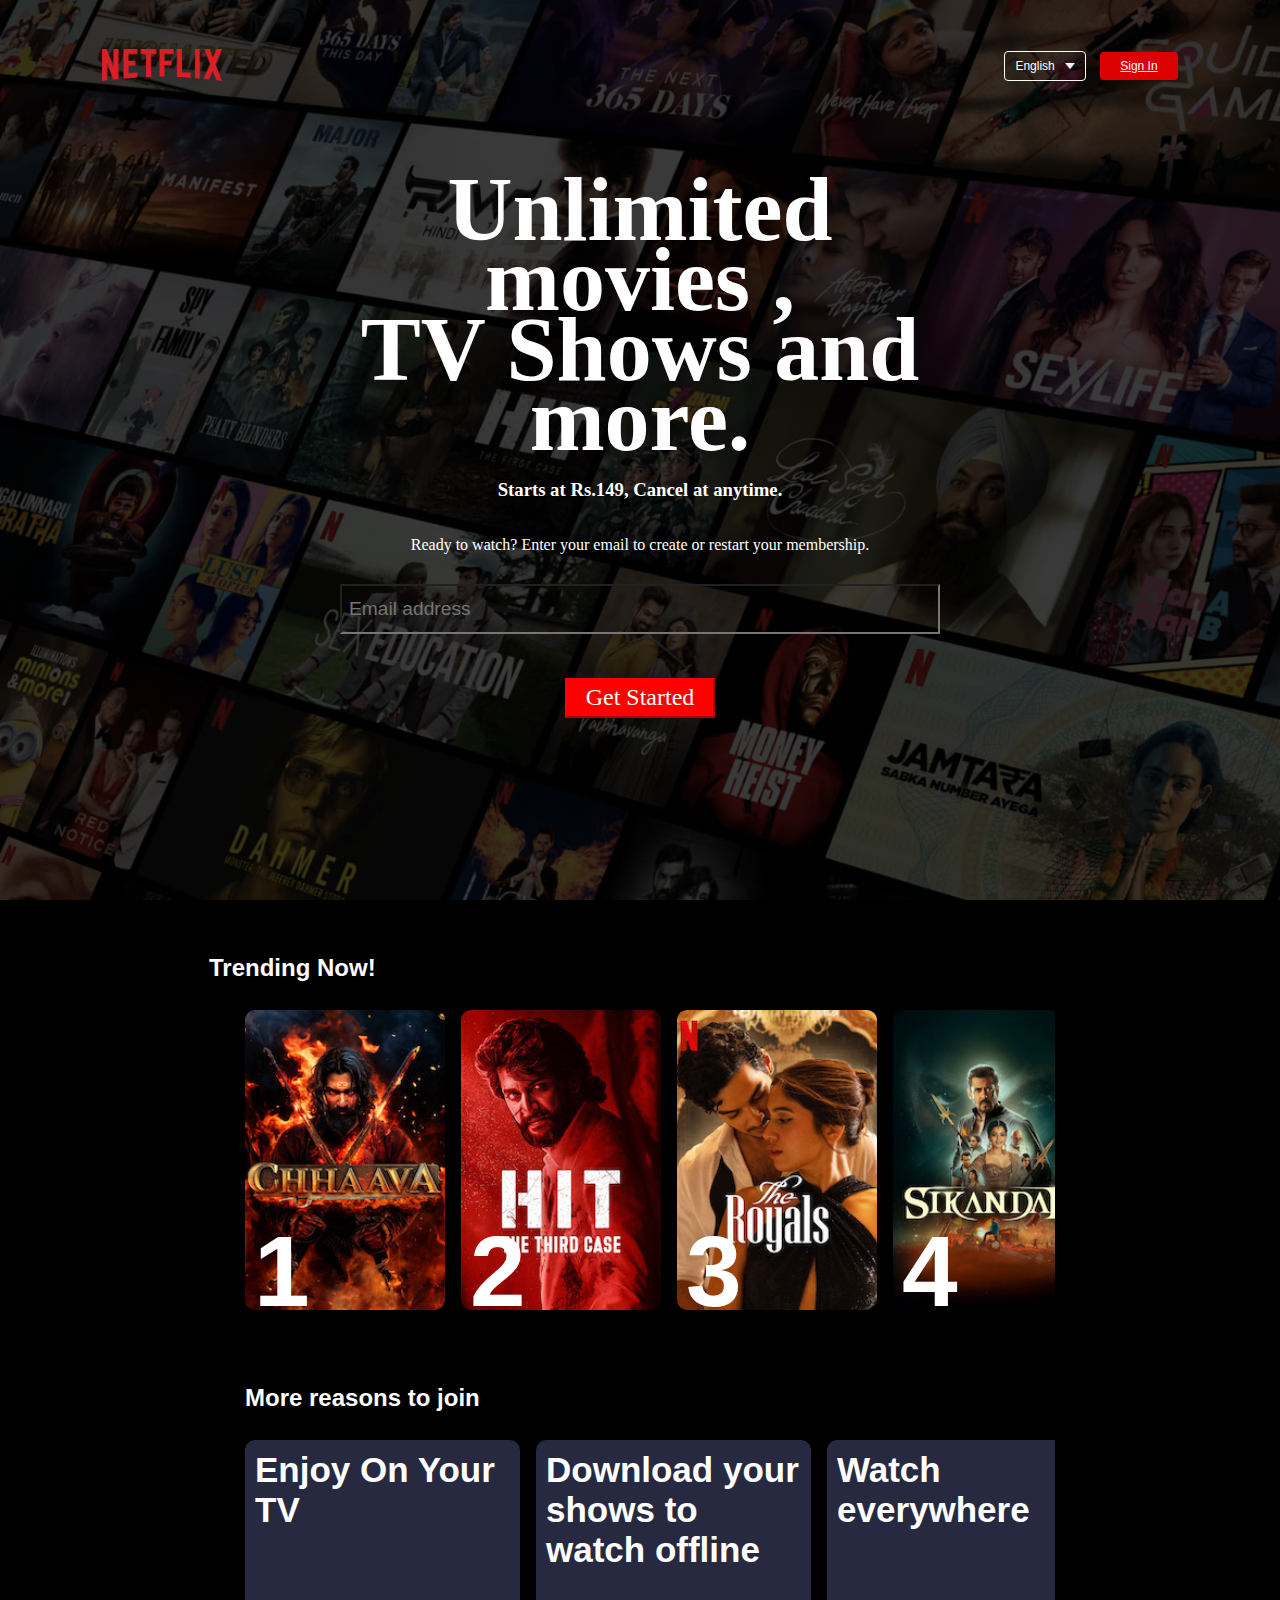
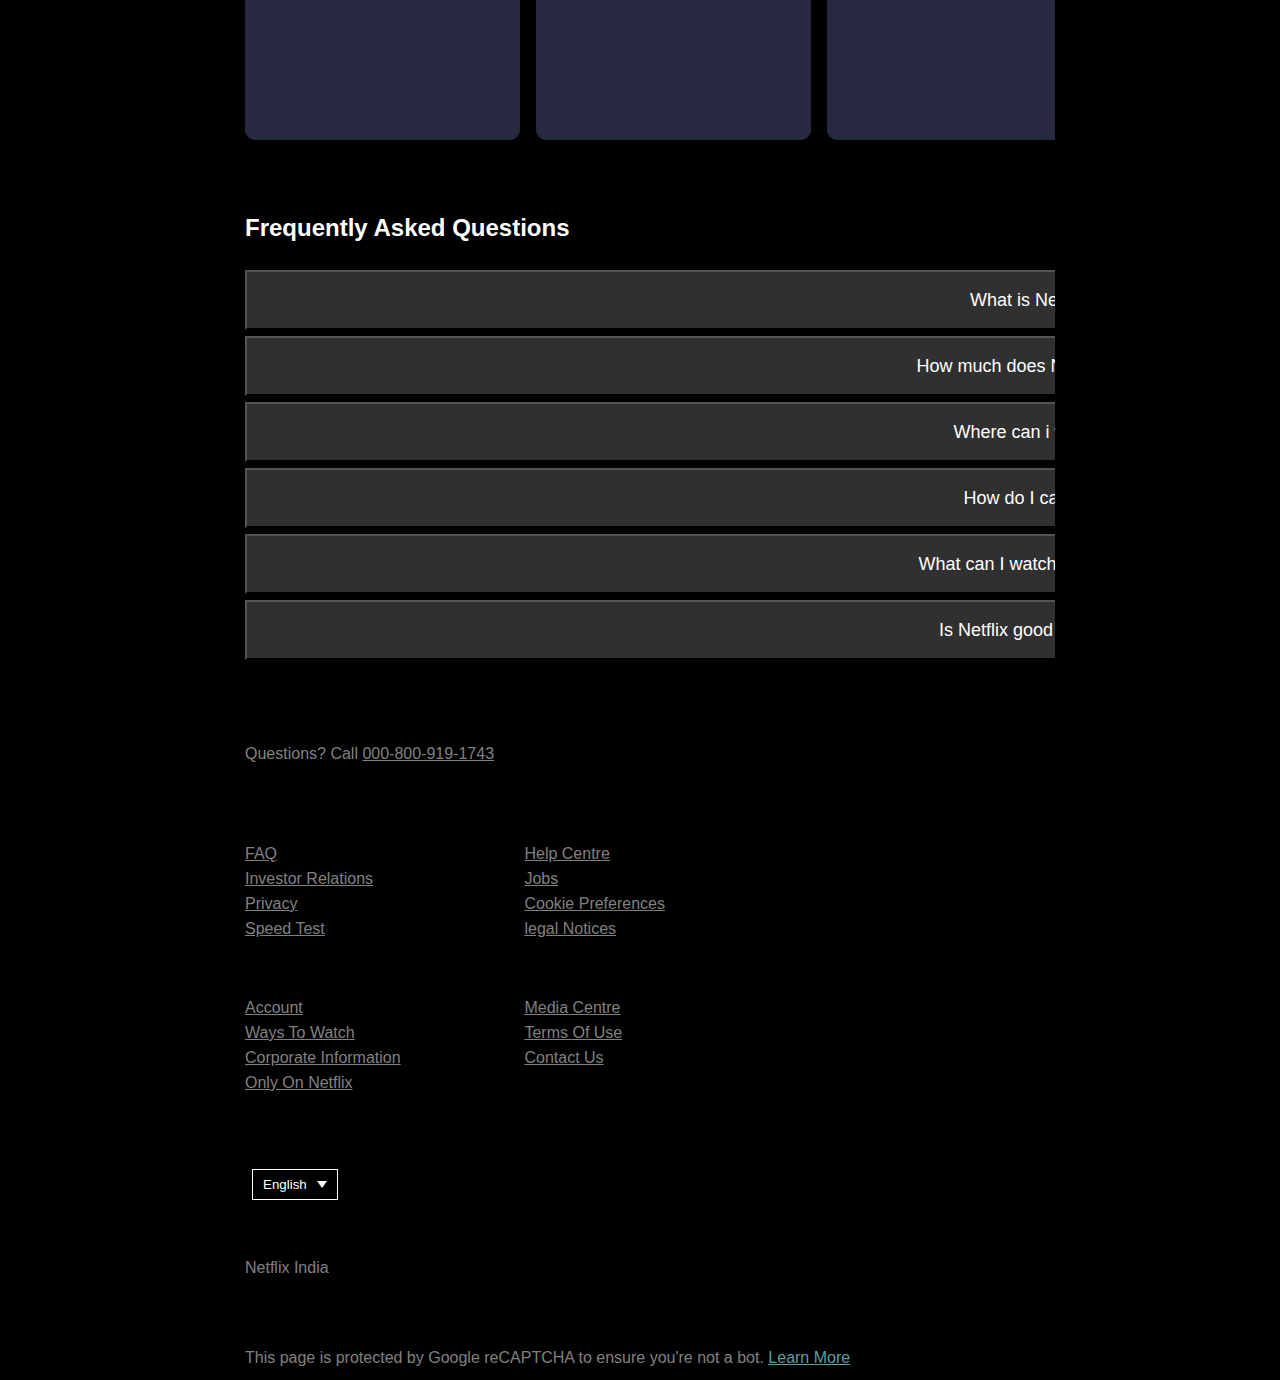
<file: index.html>
<!DOCTYPE html>
<html lang="en">
  <head>
    <meta charset="UTF-8" />
    <meta name="viewport" content="width=device-width, initial-scale=1.0" />
    <title>Netflix HomePage</title>
    <link rel="stylesheet" href="index.css" />
  </head>
  <body>
    <div class="header">
      <nav>
        <img src="logo.png" class="logo" />
        <div>
          <button class="language-btn">
            English<img src="down-icon.png" />
          </button>
          <button class = "signin"><a href = "login.html"><u style = "color:white">Sign In</u></a></button>
        </div>
      </nav>
      <div class="header-content">
        <h1>Unlimited movies ,</h1>
        <h1>TV Shows and more.</h1>
        <h3>Starts at Rs.149, Cancel at anytime.</h3>
        <p>
          Ready to watch? Enter your email to create or restart your membership.
        </p>
        <form class="email-signup">
          <div>
            <input
              id="email"
              type="email"
              placeholder="Email address"
              required
            />
          </div>
          <button type="submit">Get Started</button>
        </form>
      </div>
    </div>
    <div class = "space">
    </div>

    <h2 style="padding-left: 20px; margin-left: 21vh;line-height: 5vh;">Trending Now!</h2>
        <div class = "scroll-container">
          <div class="card"><span class="number">1</span><img src="chhava1.jpg" alt="Chhavva"></div>
    <div class="card"><span class="number">2</span><img src="hit.jpg" alt="Hit"></div>
    <div class="card"><span class="number">3</span><img src="royals.jpg" alt="The Royals"></div>
    <div class="card"><span class="number">4</span><img src="sikandar1.jpg" alt="Sikandar"></div>
    <div class="card"><span class="number">5</span><img src="diplomat.jpg" alt="The Diplomat"></div>
    <div class="card"><span class="number">6</span><img src="goodbad.jpg" alt="Good Bad"></div>
     <div class="card"><span class="number">7</span><img src="retro.jpg" alt="Retro"></div>
    <div class="card"><span class="number">8</span><img src="pushpa2.jpg" alt="Pushpa 2"></div>
    <div class="card"><span class="number">9</span><img src="Jewelthief.jpg" alt="The Jewel Thief"></div>
    <div class="card"><span class="number">10</span><img src="deva.jpg" alt="Deva"></div>
        </div>
    </div>

     <div class = "space">
    </div>
<div>
    <h2 style="padding-left: 20px; margin-left: 25vh;line-height: 5vh;">More reasons to join</h2>

    <div class="container">
      <div class = "card1"><div class = "content"><h2>Enjoy On Your TV</h2></div></div>
    <div class = "card1"><div class = "content"><h2>Download your shows to watch offline</h2></div></div>
    <div class ="card1"><div class = 'content'><h2>Watch everywhere</h2></div></div>
    <div class = "card1"><div class = "content"><h2>Create profiles for kids</h2></div></div>
    </div>
</div>


     <div class = "space">
    </div>

    <div>
    <h2 style="padding-left: 20px; margin-left: 25vh;line-height: 5vh;">Frequently Asked Questions</h2>
       <div class="container1">
      <div class = "card2"><div class = "content"><button type = "click"> What is Netflix?</button></div></div>
    <div class = "card2"><div class = "content"><button type = "click">How much does Netflix cost?</button></div></div>
    <div class ="card2"><div class = 'content'><button type = "submit">Where can i watch?</button></div></div>
    <div class = "card2"><div class = "content"><button type = "submit">How do I cancel?</button></div></div>
     <div class = "card2"><div class = "content"><button type = "submit">What can I watch on Netflix?</button></div></div>
      <div class = "card2"><div class = "content"><button type = "submit">Is Netflix good for kids?</button></div></div>
    </div>

    </div>

     <div class = "space">
    </div>

  <div>
    <p style="padding-left: 20px; margin-left: 25vh;line-height: 5vh;color:gray">Questions? Call <span style = "cursor:pointer;color:gray"><u>000-800-919-1743</u>
</span>
    </p>
  </div>
    <div class = "space">
    </div>
<div class = "container2">
  <div class = "card3"><span class = "list"> <ul>
    <li><u>FAQ</u></li>
    <li><u>Investor Relations</u></li>
    <li><u>Privacy</u></li>
    <li><u>Speed Test</u></li>
  </ul></span> </div>
   <div class = "card3"><span class = "list"> <ul>
    <li><u>Help Centre</u></li>
    <li><u>Jobs</u></li>
    <li><u>Cookie Preferences</u></li>
    <li><u>legal Notices</u></li>
  </ul></span> </div>
   <div class = "card3"><span class = "list"> <ul>
    <li><u>Account</u></li>
    <li><u>Ways To Watch</u></li>
    <li><u>Corporate Information</u></li>
    <li><u>Only On Netflix</u></li>
  </ul></span> </div>
   <div class = "card3"><span class = "list"> <ul>
    <li><u>Media Centre</u></li>
    <li><u>Terms Of Use</u></li>
    <li><u>Contact Us</u></li>
    
  </ul></span> </div>
</div>


    <div>
      <button class="language-btn1">
            English<img src="down-icon.png" />
          </button>
    </div>
    <div class = "space">
    </div>
    <div>
      <p style="padding-left: 20px; margin-left: 25vh;line-height: 5vh;color:gray"></pstyle>Netflix India</p>
    </div>
  
 <div class = "space">
    </div>
    <div>
      <p style="padding-left: 20px; margin-left: 25vh;line-height: 5vh;color:gray">This page is protected by Google reCAPTCHA to ensure you're not a bot.
        <u style = "color:cadetblue;line-height: 5vh; cursor:pointer">Learn More</u></p>
      
      
    

    
    </div>
  </body>
</html>
</file>
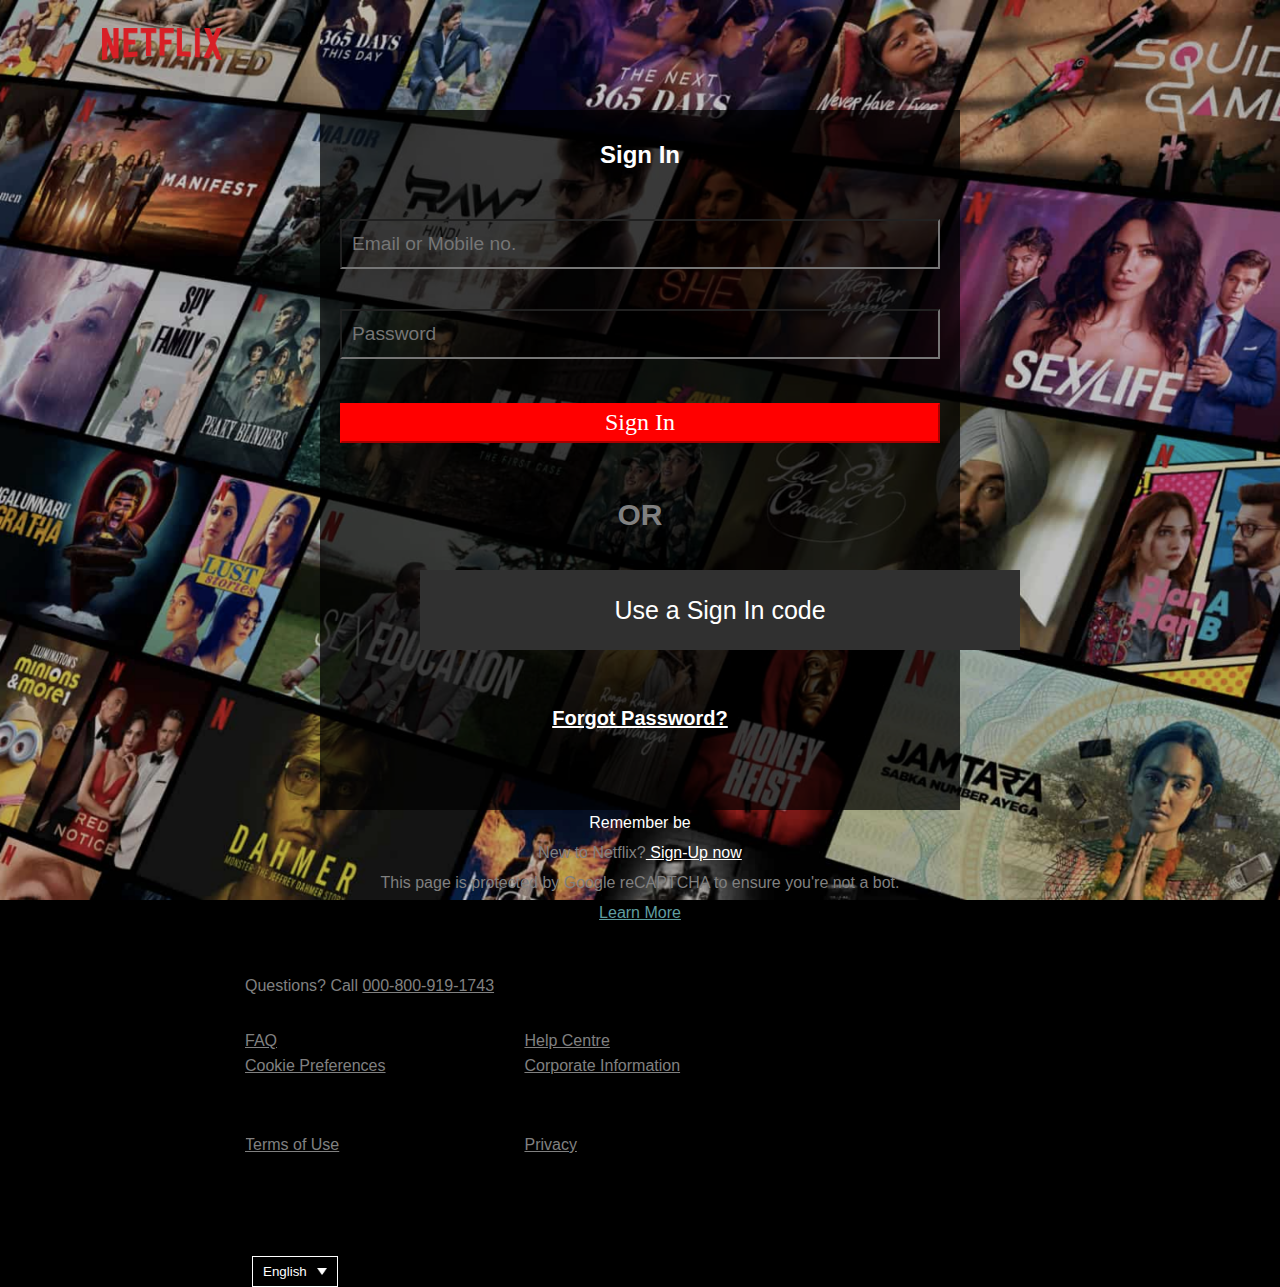
<file: login.html>
<!DOCTYPE html>
<html lang="en">
<head>
    <meta charset="UTF-8">
    <meta name="viewport" content="width=device-width, initial-scale=1.0">
    <title>Login</title>
    <link rel = "stylesheet" href = "login.css">
</head>
<body>
     <div class="header">
      <nav>
        <img src="logo.png" class="logo" >
      </nav>
 <div class="header-content">
     <h2>Sign In</h2>
      
        <form class="email-signup">
          <div>
            <input
              class="email"
              type="email"
              placeholder="Email or Mobile no."
              required
            />
            <input
            class = "email"
            type = "password"
            placeholder = "Password"
            required/>
          
        
          <button type="submit">Sign In</button></div>
        </form>

        <div>
         <h5 style = "font-size:30px;color:gray;"> OR</h5>
        </div>

        <div class = "email">
          <p>Use a Sign In code</p>
        </div>
<div class = "space">

</div>
        <div>
          <h6 style = "font-size:20px;color:white;cursor: pointer;"><u>Forgot Password?</u></h6>
        </div>
        <div class = "extra">
        <p style = "cursor:pointer">Remember be</p>
        <p style = "color: gray;">New to Netflix?<u style = "color:white;cursor: pointer"> Sign-Up now</u></p>
        <p style = "color: gray;">This page is protected by Google reCAPTCHA to ensure you're not a bot.</p>
        <p> <u style = "color:cadetblue;line-height: 5vh; cursor:pointer">Learn More</u></p>
        </div>
</div>

</div>
<div class = "space"></div>
<div>
    <p style="padding-left: 20px; margin-left: 25vh;line-height: 5vh;color:gray">Questions? Call <span style = "cursor:pointer;color:gray"><u>000-800-919-1743</u>
</span>
    </p>
  </div>
  <div class = "container2">
  <div class = "card3"><span class = "list"> <ul>
    <li><u>FAQ</u></li>
    <li><u>Cookie Preferences</u></li>
  </ul></span> </div>
   <div class = "card3"><span class = "list"> <ul>
    <li><u>Help Centre</u></li>
    <li><u>Corporate Information</u></li>

  </ul></span> </div>
   <div class = "card3"><span class = "list"> <ul>
    <li><u>Terms of Use</u></li>

  </ul></span> </div>
   <div class = "card3"><span class = "list"> <ul>
    <li><u>Privacy</u></li>

    
  </ul></span> </div>
</div>
  <div>
      <button class="language-btn1">
            English<img src="down-icon.png" />
          </button>
    </div>

</body>
</html>
</file>
<file: index.css>
*{
    margin :0;
    padding : 0;
    font-family : 'Poppins',sans-serif;
    box-sizing : border-box;
}
body{
    background: black;
    color:white;

}
.header{
    width : 100%;
    height : 100vh;
    background-image : linear-gradient(rgba(0,0,0,0.7),rgba(0,0,0,0.7)),url("header-image.png");
    background-size : cover;
    background-position: center;
    padding : 10px 8%;
    position : relative;
    line-height: 10vh;
}


nav{
    display : flex;
    align-items : center;
    justify-content : space-between;
    padding: 10px 0;
}
.logo{
    width : 120px;
    cursor : pointer;
}

nav  button {
    border : 0;
    outline : 0;
    background : #db0001;
    color : #fff;
    padding : 7px 20px;
    font-size : 12px;
    border-radius : 4px;
    margin-left : 10px;
    cursor : pointer;
}
.language-btn{
    display : inline-flex;
    align-items : center;
    background: transparent;
    border : 1px solid white;
    padding : 7px 10px;
}
.language-btn img{
    width : 10px;
    margin-left : 10px;
}
.signin u{
    transition : background-color 1ms;
}
.signin u:hover{
    background-color: rgba(255,0,0,0.7);
}

.header-content{
    position : absolute;
    top : 40%;
    left : 50%;
    transform  : translate(-50%,-50%);
    text-align : center ;
    margin-top : 100px;
}

.header-content h1{
    font : 1000px;
    line-height: 70px;
    font-size:10vh;
    font-family: 'Montserrat ExtraBold';
}
.header-content h3{
line-height:  70px;
font-family:'Times New Roman', Times, serif;
}
.header-content p{
line-height: 40px;
font-family: 'Times New Roman', Times, serif;
}
#email{
 display: flexbox;
 width : 600px;
 height: 50px;
 line-height:80px;
 background: transparent;
 color:white;
 padding : 5px 7px;
 font-size: larger;
}
.email-signup button{
    display: flexbox;
    background-color: red;
    color:#fff;
    margin-top: 10px;
    width:150px;
    height: 40px;
    font-size: 24px;
    border-color: red;
    font-family: 'Times New Roman', Times, serif;
    cursor:pointer;   
    transition: background-color 1ms;
}
.email-signup button:hover{
    background-color: rgba(255,0,0,0.7);
}

   .scroll-container {
      display: flex;
      overflow-x: auto;
      gap: 16px;
      padding: 20px;
      scroll-behavior: smooth;
      margin-left: 25vh;
      margin-right: 25vh;
    }

   
    .card {
      flex: 0 0 auto;
      width: 200px;
      height: 300px;
      background-color: #222;
      border-radius: 10px;
      overflow: hidden;
      position: relative;
    }

    .card img {
      width: 100%;
      height: 100%;
      object-fit: cover;
      cursor: pointer;
      transition-property: all;
      transition-duration: 500ms;
    }
.card img:hover{
    width : 105%;
    height : 105%;
}
    .number {
      position:absolute;
      top:200px;
      left: 1px;
      bottom : 50px;
      background: rgba(0, 0, 0, 0.6);
      padding: 4px 8px;
      border-radius: 5px;
      font-weight: bold;
      font-size: 100px;
      color: white;
      background: transparent;
      border-color: red;
    }
    .space{
        background-color: black;
        height:5vh;
    }
    .container{
        
   
      display: flex;
      overflow-x: auto;
      gap: 16px;
      padding: 20px;
      scroll-behavior: smooth;
      margin-left: 25vh;
      margin-right: 25vh;

    }
     .card1 {
      flex: 0 0 auto;
      width: 275px;
      height: 300px;
      background-color:rgba(39,41,64,255);
      border-radius: 10px;
      overflow: hidden;
      position: relative;
    }
    .card1 img{
 width: 100%;
      height: 100%;
      object-fit: cover;
      cursor: pointer;
    }

.content h2{

    padding: 10px;
    line-height: 40px;
    font-size: 35px;


}
.content p{
    
    font-size: 0px;
}

.container1{
     display: block;
      overflow-x: auto;
      gap: 16px;
      padding: 20px;
      scroll-behavior: smooth;
      margin-left: 25vh;
      margin-right: 25vh; 

}
.card2 button{
    display: flex;
width : 175vh;
align-items:center;
height: 60px;
font-size:18px;
padding: 20px;
justify-content: space-around;
margin-bottom: 6px;
background-color:#303030;
cursor: pointer;
color:white;
position: relative;
font-weight: 500;
transition : background-color 1ms;

}

.card2 button:hover{
    background-color: gray;
}
.again{
    position : absolute;
    top : 40%;
    left : 50%;
    transform  : translate(-50%,-50%);
    text-align : center ;
    margin-top : 100px;
}
.header-content1 p{
line-height: 40px;
font-family: 'Times New Roman', Times, serif;
}
#email1{
 display: flexbox;
 width : 600px;
 height: 50px;
 line-height:80px;
 background: transparent;
 color:white;
 padding : 5px 7px;
 font-size: larger;
}
.email-signup button{
    display: flexbox;
    background-color: red;
    color:#fff;
    margin-top: 10px;
    width:150px;
    height: 40px;
    font-size: 24px;
    border-color: red;
    font-family: 'Times New Roman', Times, serif;
    cursor:pointer;   
}
.container2{
     display: block;
      overflow-x: auto;
      gap: 16px;
      padding: 20px;
      scroll-behavior: smooth;
      margin-left: 25vh;
      margin-right: 25vh; 

}
  .card3  {
    display: inline-block;
    line-height: 25px;
      width: 275px;
      height: 150px;
      background-color :black;
      border-radius: 10px;
      overflow: hidden;
      position: relative;
      color:gray;
      user-select: none;

  }
  .list li{
    cursor: pointer;
  }
.language-btn1{
        display : inline-flex;
    align-items : center;
    background: transparent;
    border : 1px solid white;
    padding : 7px 10px;
    COLOR:#fff;
    margin-left:28vh;
}
.language-btn1 img{
    width : 10px;
    margin-left : 10px;
}

@media (max-width: 1024px) {
  .header-content h1 {
    font-size: 7vh;
    line-height: 50px;
  }

  .header-content h3,
  .header-content p {
    line-height: 30px;
    font-size: 16px;
  }

  #email {
    width: 80%;
  }

  .email-signup button {
    width: 50%;
    font-size: 18px;
  }

  .scroll-container,
  .container {
    margin-left: 5vw;
    margin-right: 5vw;
  }

  .card,
  .card1 {
    width: 180px;
    height: 250px;
  }

  .number {
    font-size: 60px;
    top: 150px;
  }

  .container2,
  .container1 {
    margin-left: 5vw;
    margin-right: 5vw;
  }

  .card2 button {
    width: 90vw;
    font-size: 16px;
  }

  .card3 {
    width: 40vw;
    margin-bottom: 10px;
  }

  .language-btn1 {
    margin-left: 5vw;
  }
}

@media (max-width: 600px) {
  .header-content {
    top: 35%;
  }

  .header-content h1 {
    font-size: 5vh;
    line-height: 40px;
  }

  .header-content h3,
  .header-content p {
    font-size: 14px;
  }

  nav {
    flex-direction: column;
    align-items: flex-start;
  }

  nav img {
    width: 100px;
    margin-bottom: 10px;
  }

  nav button {
    padding: 5px 12px;
    font-size: 10px;
  }

  .scroll-container,
  .container,
  .container1,
  .container2 {
    flex-direction: column;
    gap: 10px;
    overflow-x: hidden;
  }

  .card,
  .card1 {
    width: 90vw;
    height: 200px;
  }

  .number {
    font-size: 40px;
    top: 130px;
  }

  .card2 button {
    width: 90vw;
    height: auto;
    padding: 15px;
  }

  .card3 {
    width: 90vw;
    height: auto;
  }

  .language-btn1 {
    margin-left: 5vw;
    padding: 5px 8px;
  }

  #email {
    width: 90vw;
  }

  .email-signup button {
    width: 90vw;
    font-size: 18px;
  }
}
</file>
<file: login.css>
*{
    margin :0;
    padding : 0;
    font-family : 'Poppins',sans-serif;
    box-sizing : border-box;
}
body{
    background: black;
    color:white;

}
.header{
    width : 100%;
    height : 100vh;
    background-image : url(header-image.png);
    background-size : cover;
    background-position: center;
    padding : 10px 8%;
    position : relative;
    line-height: 10vh;
}
.logo{
    width : 120px;
    cursor : pointer;
}
.signInBox{
    top : 20%;
    background-color: black;
    height: max-content;
}

.email{
 display: flexbox;
 width : 600px;
 height: 50px;
 line-height:80px;
 background: transparent;
 color:white;
 padding : 10px 10px;
 font-size: larger;
}
.email-signup button{
    display: flexbox;
    background-color: red;
    color:#fff;
    margin-top: 10px;
    width:600px;
    height: 40px;
    font-size: 24px;
    border-color: red;
    font-family: 'Times New Roman', Times, serif;
    cursor:pointer;
    transition: background-color 1ms;   
}
.email-signup button:hover{
    background-color: rgba(255,0,0,0.7);
}
.header-content{

    position : absolute;
    height:700px;
    top : 40%;
    left : 50%;
    transform  : translate(-50%,-50%);
    text-align : center ;
    margin-top : 100px;
    background-color: rgba(0,0,0,0.7);
    

}
.email p{

 display: flexbox;
 background-color: #303030;
 margin-left: 10vh;
 width: 600px;
 font-size: 25px;
 height: 80px;
cursor: pointer;
transition : background-color 1ms;
}
.email p:hover{
    background-color: gray;
}
 .space{
        
        height:7vh;
    }
    .extra p{
        display :flexbox;
        padding :15px;
        height: 5px;
    }
    .container2{
     display: block;
      overflow-x: auto;
      gap: 16px;
      padding: 20px;
      scroll-behavior: smooth;
      margin-left: 25vh;
      margin-right: 25vh; 
      

} .card3  {
    display: inline-block;
    line-height: 25px;
      width: 275px;
      height: 100px;
      background-color :black;
      border-radius: 10px;
      overflow: hidden;
      position: relative;
      color:gray;
      user-select: none;

  }
    .list li{
    cursor: pointer;
  }
  .language-btn1{
        display : inline-flex;
    align-items : center;
    background: transparent;
    border : 1px solid white;
    padding : 7px 10px;
    COLOR:#fff;
    margin-left:28vh;
}
.language-btn1 img{
    width : 10px;
    margin-left : 10px;
}

@media (max-width: 768px) {
  .header {
    padding: 20px 5%;
    height: auto;
    background-size: cover;
    background-position: center;
  }

  .logo {
    width: 90px;
  }

  .header-content {
    position: static;
    transform: none;
    margin: 50px auto;
    width: 90%;
    height: auto;
    padding: 20px;
  }

  .email {
    width: 100%;
    height: 45px;
    font-size: 16px;
    margin-bottom: 10px;
  }

  .email-signup button {
    width: 100%;
    font-size: 18px;
    height: 45px;
  }

  .email p {
    width: 100%;
    font-size: 18px;
    height: 60px;
    margin-left: 0;
    padding: 10px;
  }

  .extra p {
    font-size: 14px;
    padding: 10px 0;
    line-height: 20px;
  }

  .space {
    height: 4vh;
  }

  .container2 {
    display: flex;
    flex-direction: column;
    gap: 10px;
    margin: 0 5%;
  }

  .card3 {
    width: 100%;
    height: auto;
    padding: 10px;
    font-size: 14px;
  }

  .language-btn1 {
    margin: 20px auto;
    font-size: 14px;
    padding: 5px 10px;
  }

  .language-btn1 img {
    width: 10px;
    margin-left: 5px;
  }
}
</file>
